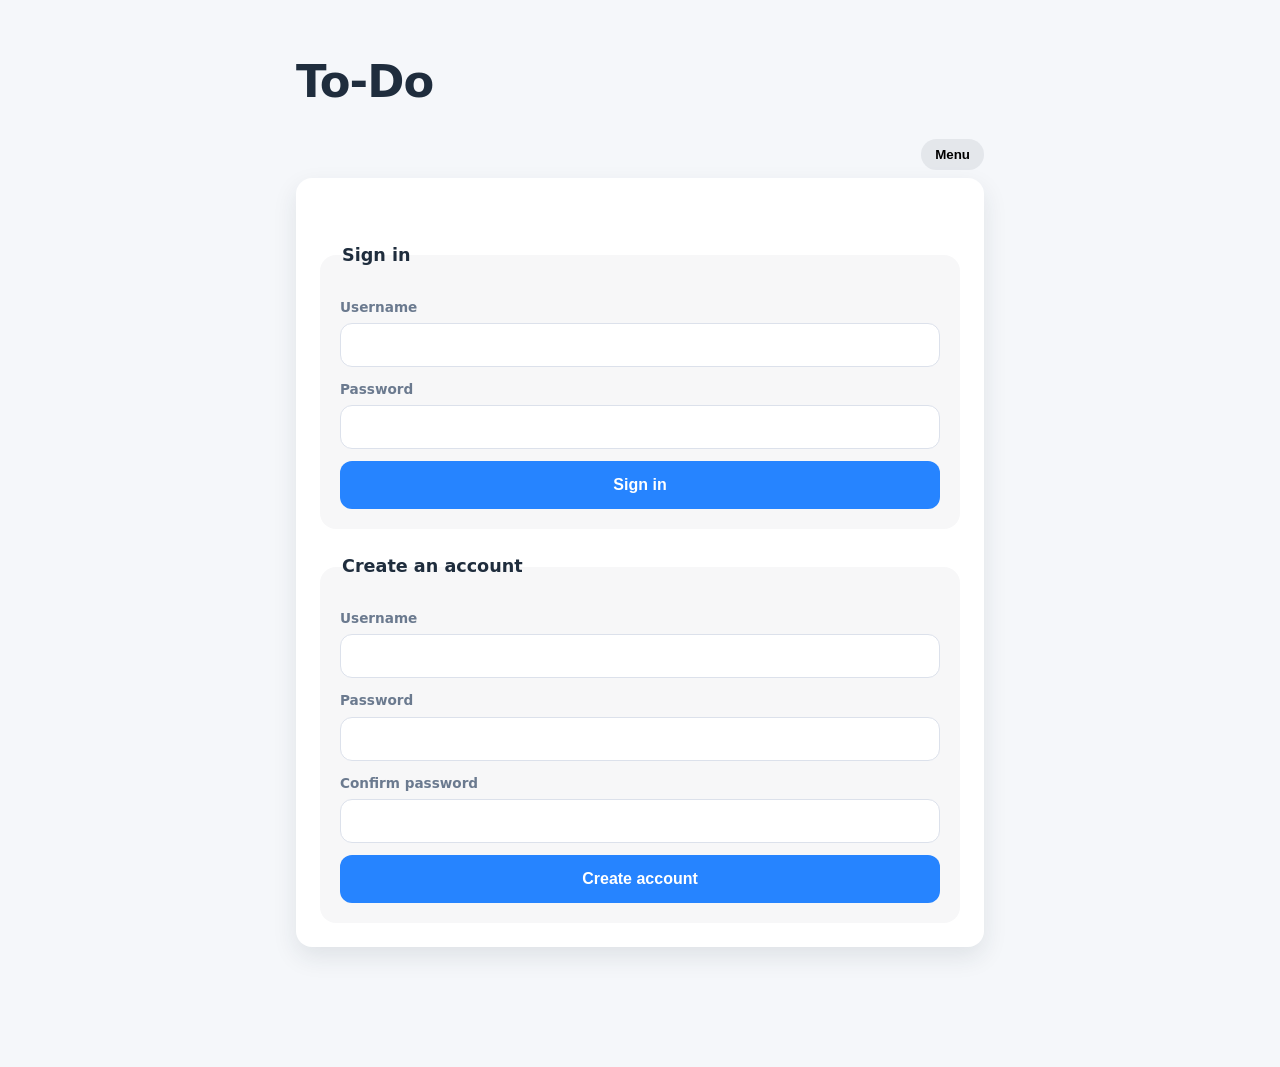
<file: index.html>
﻿<!-- Fichier principal HTML de l'application To‑Do.
     Des commentaires en français expliquent les sections pour débutants. -->
<!doctype html>
<html lang="en">
  <head>
    <meta charset="utf-8" />
    <meta name="viewport" content="width=device-width,initial-scale=1" />
    <title>To-Do</title>
    <link rel="stylesheet" href="styles.css" />
  </head>
  <body>
    <main class="container">
      <!-- Titre principal de l'application -->
      <h1>To-Do</h1>

      <!-- Menu en haut à droite (export CSV, connexion/déconnexion) -->
      <div class="top-actions">
        <div class="menu">
          <button id="menu-button" class="menu-button" aria-expanded="false" aria-haspopup="true">Menu</button>
          <div id="menu-popover" class="menu-popover" role="menu" hidden>
            <button id="menu-export" type="button" role="menuitem">Export CSV</button>
            <button id="menu-export-backup" type="button" role="menuitem">Export comptes+tâches</button>
            <button id="menu-import-backup" type="button" role="menuitem">Importer sauvegarde</button>
            <input id="menu-import-backup-file" class="visually-hidden-file" type="file" accept="application/json,.json,text/markdown,.md" />
            <div class="menu-readonly" role="none">
              <label for="menu-readonly-account">Travail en cours (lecture seule)</label>
              <select id="menu-readonly-account" aria-label="Travail en cours (lecture seule)">
                <option value="">Choisir un compte…</option>
              </select>
            </div>
            <button id="menu-auth" type="button" role="menuitem">Sign in</button>
          </div>
        </div>
      </div>

      <!-- Section d'authentification: Connexion et Création de compte -->
      <section id="auth-section" class="panel" aria-live="polite">
        <h2 class="sr-only">Authentication</h2>
        <p id="auth-message" class="auth-message" role="status"></p>

        <!-- Formulaire de connexion (login) -->
        <form id="login-form" class="auth-form" autocomplete="off">
          <fieldset>
            <legend>Sign in</legend>
            <div class="field-group">
              <label for="login-username">Username</label>
              <input id="login-username" name="username" type="text" minlength="3" required autocomplete="username" />
            </div>
            <div class="field-group">
              <label for="login-password">Password</label>
              <input id="login-password" name="password" type="password" minlength="6" required autocomplete="current-password" />
            </div>
            <div class="field-group submit-group">
              <button type="submit">Sign in</button>
            </div>
          </fieldset>
        </form>

        <!-- Formulaire de création de compte (register) -->
        <form id="register-form" class="auth-form" autocomplete="off">
          <fieldset>
            <legend>Create an account</legend>
            <div class="field-group">
              <label for="register-username">Username</label>
              <input id="register-username" name="username" type="text" minlength="3" required autocomplete="username" />
            </div>
            <div class="field-group">
              <label for="register-password">Password</label>
              <input id="register-password" name="password" type="password" minlength="6" required autocomplete="new-password" />
            </div>
            <div class="field-group">
              <label for="register-confirm">Confirm password</label>
              <input id="register-confirm" name="confirm" type="password" minlength="6" required autocomplete="new-password" />
            </div>
            <div class="field-group submit-group">
              <button type="submit">Create account</button>
            </div>
          </fieldset>
        </form>
      </section>

      <!-- Section principale visible après connexion -->
      <section id="app-section" class="panel" hidden>
        <header class="user-bar">
          <p class="user-status"><span id="current-mode-label">Signed in as</span> <span id="current-username"></span></p>
        </header>

        <!-- Agenda: naviguer par jour/semaine pour afficher/planifier -->
        <section id="agenda" class="agenda controls" aria-label="Agenda">
          <div class="agenda-toolbar">
            <button id="agenda-toggle" class="agenda-toggle" type="button" aria-expanded="true" aria-controls="agenda-body">Hide agenda</button>
          </div>
          <div id="agenda-body" class="agenda-body">
            <div class="agenda-nav">
              <button id="agenda-prev" type="button" aria-label="Previous day">Prev</button>
              <label class="sr-only" for="agenda-date">Agenda date</label>
              <input id="agenda-date" type="date" />
              <button id="agenda-today" type="button">Today</button>
              <button id="agenda-next" type="button" aria-label="Next day">Next</button>
            </div>
            <div class="agenda-scope">
              <label class="sr-only" for="agenda-scope">Agenda scope</label>
              <select id="agenda-scope" name="agenda-scope">
                <option value="all">All tasks</option>
                <option value="day">This day</option>
                <option value="week">This week</option>
              </select>
            </div>
          </div>
        </section>

        <!-- Formulaire pour ajouter une nouvelle tâche -->
        <form id="new-task-form" aria-label="Add task">
          <div class="field-group">
            <label for="new-title">Task title</label>
            <input id="new-title" name="title" type="text" placeholder="Add a task..." autocomplete="off" required />
          </div>
          <div class="field-group">
            <label for="new-due">Due date <span aria-hidden="true">(optional)</span></label>
            <input id="new-due" name="dueAt" type="date" />
          </div>
          <div class="field-group">
            <label for="new-priority">Priority <span aria-hidden="true">(optional)</span></label>
            <select id="new-priority" name="priority">
              <option value="">No priority</option>
              <option value="low">Low</option>
              <option value="med">Medium</option>
              <option value="high">High</option>
            </select>
          </div>
          <div class="field-group">
            <label for="new-color">Color <span aria-hidden="true">(optional)</span></label>
            <input id="new-color" name="color" type="color" value="#2684ff" />
          </div>
          <div class="field-group submit-group">
            <label class="sr-only" for="submit-task">Add task</label>
            <button id="submit-task" type="submit">Add</button>
          </div>
        </form>

        <!-- Filtres (toutes/actives/completées) et tri -->
        <section class="controls">
          <div class="filters" role="group" aria-label="Filters">
            <button type="button" data-filter="all" aria-pressed="true">All</button>
            <button type="button" data-filter="active" aria-pressed="false">Active</button>
            <button type="button" data-filter="completed" aria-pressed="false">Completed</button>
          </div>
          <label class="sr-only" for="sort">Sort tasks</label>
          <select id="sort" name="sort">
            <option value="created">Sort: Created</option>
            <option value="dueAt">Sort: Due</option>
            <option value="priority">Sort: Priority</option>
          </select>
        </section>

        <!-- Message affiché quand il n'y a aucune tâche -->
        <p id="empty" class="empty" role="status" aria-live="polite">No tasks yet. Add one above to get started.</p>
        <!-- Liste où les tâches sont rendues dynamiquement -->
        <ul id="list" aria-live="polite" data-test-id="task-list"></ul>
      </section>
    </main>

    <!-- Modèle d'élément tâche (utilisé en JS pour cloner) -->
    <template id="task-template">
      <li class="task" data-test-id="task-item">
        <div class="task-main">
          <input type="checkbox" class="task-toggle" data-test-id="task-toggle" />
          <label class="task-content">
            <span class="task-title" data-test-id="task-title"></span>
            <span class="task-meta" aria-hidden="true"></span>
          </label>
        </div>
        <div class="task-actions">
          <button type="button" class="task-edit" data-test-id="task-edit">Edit</button>
          <button type="button" class="task-delete" data-test-id="task-delete">Delete</button>
        </div>
      </li>
    </template>

    <!-- Script principal contenant la logique de l'application -->
    <script src="app.js" type="module"></script>
  </body>
</html>
</file>
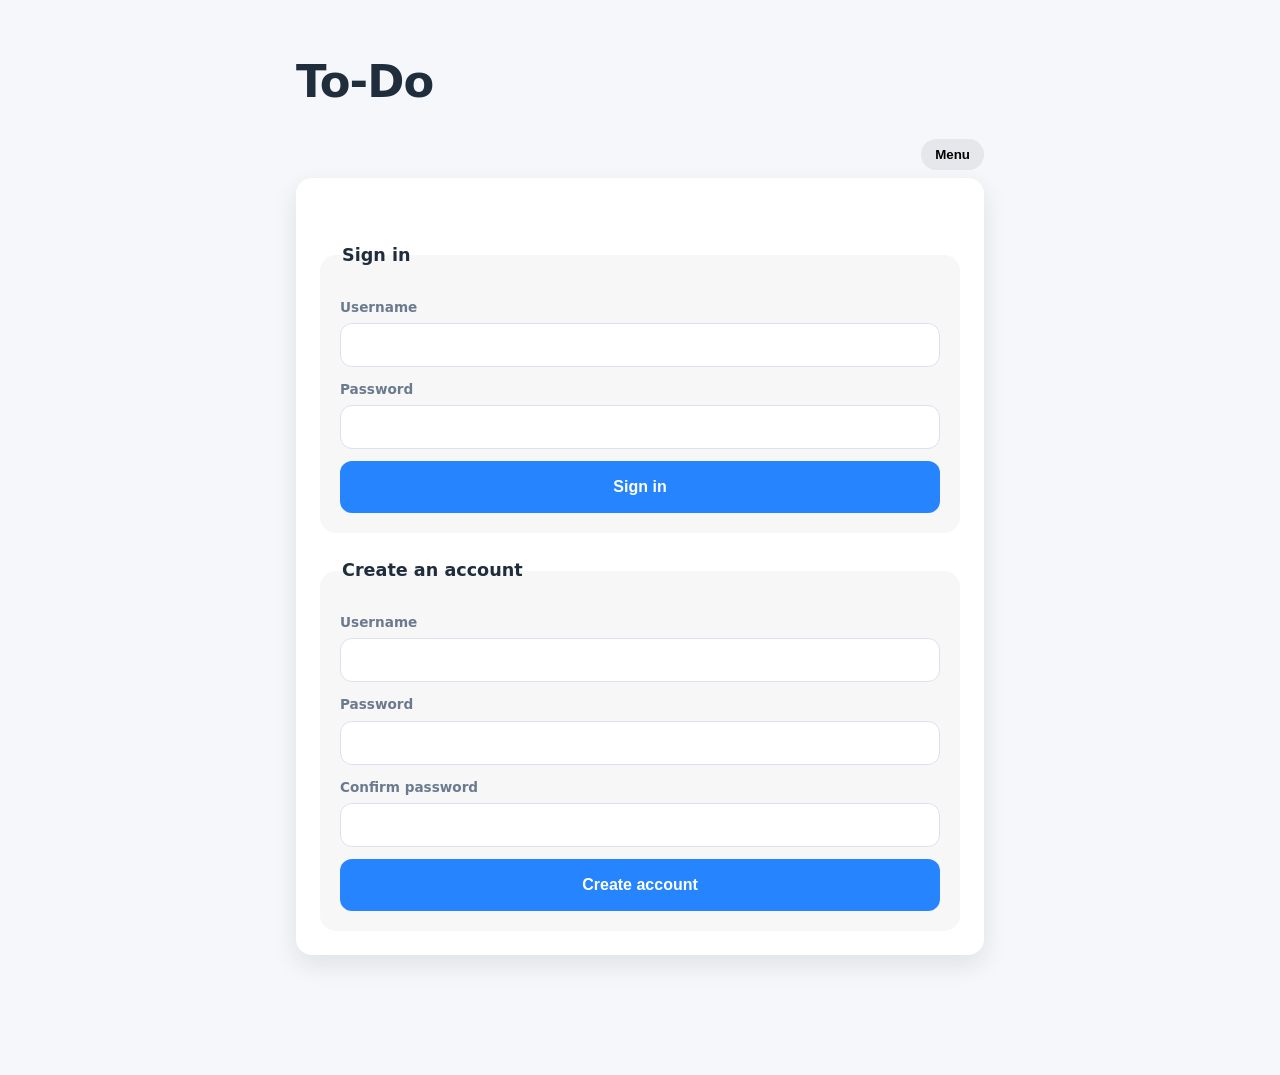
<file: old/20260319-190556/index.html>
﻿<!-- Fichier principal HTML de l'application To‑Do.
     Des commentaires en français expliquent les sections pour débutants. -->
<!doctype html>
<html lang="en">
  <head>
    <meta charset="utf-8" />
    <meta name="viewport" content="width=device-width,initial-scale=1" />
    <title>To-Do</title>
    <link rel="stylesheet" href="styles.css" />
  </head>
  <body>
    <main class="container">
      <!-- Titre principal de l'application -->
      <h1>To-Do</h1>

      <!-- Menu en haut à droite (export CSV, connexion/déconnexion) -->
      <div class="top-actions">
        <div class="menu">
          <button id="menu-button" class="menu-button" aria-expanded="false" aria-haspopup="true">Menu</button>
          <div id="menu-popover" class="menu-popover" role="menu" hidden>
            <button id="menu-export" type="button" role="menuitem">Export CSV</button>
            <button id="menu-auth" type="button" role="menuitem">Sign in</button>
          </div>
        </div>
      </div>

      <!-- Section d'authentification: Connexion et Création de compte -->
      <section id="auth-section" class="panel" aria-live="polite">
        <h2 class="sr-only">Authentication</h2>
        <p id="auth-message" class="auth-message" role="status"></p>

        <!-- Formulaire de connexion (login) -->
        <form id="login-form" class="auth-form" autocomplete="off">
          <fieldset>
            <legend>Sign in</legend>
            <div class="field-group">
              <label for="login-username">Username</label>
              <input id="login-username" name="username" type="text" minlength="3" required autocomplete="username" />
            </div>
            <div class="field-group">
              <label for="login-password">Password</label>
              <input id="login-password" name="password" type="password" minlength="6" required autocomplete="current-password" />
            </div>
            <div class="field-group submit-group">
              <button type="submit">Sign in</button>
            </div>
          </fieldset>
        </form>

        <!-- Formulaire de création de compte (register) -->
        <form id="register-form" class="auth-form" autocomplete="off">
          <fieldset>
            <legend>Create an account</legend>
            <div class="field-group">
              <label for="register-username">Username</label>
              <input id="register-username" name="username" type="text" minlength="3" required autocomplete="username" />
            </div>
            <div class="field-group">
              <label for="register-password">Password</label>
              <input id="register-password" name="password" type="password" minlength="6" required autocomplete="new-password" />
            </div>
            <div class="field-group">
              <label for="register-confirm">Confirm password</label>
              <input id="register-confirm" name="confirm" type="password" minlength="6" required autocomplete="new-password" />
            </div>
            <div class="field-group submit-group">
              <button type="submit">Create account</button>
            </div>
          </fieldset>
        </form>
      </section>

      <!-- Section principale visible après connexion -->
      <section id="app-section" class="panel" hidden>
        <header class="user-bar">
          <p class="user-status">Signed in as <span id="current-username"></span></p>
        </header>

        <!-- Agenda: naviguer par jour/semaine pour afficher/planifier -->
        <section id="agenda" class="agenda controls" aria-label="Agenda">
          <div class="agenda-toolbar">
            <button id="agenda-toggle" class="agenda-toggle" type="button" aria-expanded="true" aria-controls="agenda-body">Hide agenda</button>
          </div>
          <div id="agenda-body" class="agenda-body">
            <div class="agenda-nav">
              <button id="agenda-prev" type="button" aria-label="Previous day">Prev</button>
              <label class="sr-only" for="agenda-date">Agenda date</label>
              <input id="agenda-date" type="date" />
              <button id="agenda-today" type="button">Today</button>
              <button id="agenda-next" type="button" aria-label="Next day">Next</button>
            </div>
            <div class="agenda-scope">
              <label class="sr-only" for="agenda-scope">Agenda scope</label>
              <select id="agenda-scope" name="agenda-scope">
                <option value="all">All tasks</option>
                <option value="day">This day</option>
                <option value="week">This week</option>
              </select>
            </div>
          </div>
        </section>

        <!-- Formulaire pour ajouter une nouvelle tâche -->
        <form id="new-task-form" aria-label="Add task">
          <div class="field-group">
            <label for="new-title">Task title</label>
            <input id="new-title" name="title" type="text" placeholder="Add a task..." autocomplete="off" required />
          </div>
          <div class="field-group">
            <label for="new-due">Due date <span aria-hidden="true">(optional)</span></label>
            <input id="new-due" name="dueAt" type="date" />
          </div>
          <div class="field-group">
            <label for="new-priority">Priority <span aria-hidden="true">(optional)</span></label>
            <select id="new-priority" name="priority">
              <option value="">No priority</option>
              <option value="low">Low</option>
              <option value="med">Medium</option>
              <option value="high">High</option>
            </select>
          </div>
          <div class="field-group submit-group">
            <label class="sr-only" for="submit-task">Add task</label>
            <button id="submit-task" type="submit">Add</button>
          </div>
        </form>

        <!-- Filtres (toutes/actives/completées) et tri -->
        <section class="controls">
          <div class="filters" role="group" aria-label="Filters">
            <button type="button" data-filter="all" aria-pressed="true">All</button>
            <button type="button" data-filter="active" aria-pressed="false">Active</button>
            <button type="button" data-filter="completed" aria-pressed="false">Completed</button>
          </div>
          <label class="sr-only" for="sort">Sort tasks</label>
          <select id="sort" name="sort">
            <option value="created">Sort: Created</option>
            <option value="dueAt">Sort: Due</option>
            <option value="priority">Sort: Priority</option>
          </select>
        </section>

        <!-- Message affiché quand il n'y a aucune tâche -->
        <p id="empty" class="empty" role="status" aria-live="polite">No tasks yet. Add one above to get started.</p>
        <!-- Liste où les tâches sont rendues dynamiquement -->
        <ul id="list" aria-live="polite" data-test-id="task-list"></ul>
      </section>
    </main>

    <!-- Modèle d'élément tâche (utilisé en JS pour cloner) -->
    <template id="task-template">
      <li class="task" data-test-id="task-item">
        <div class="task-main">
          <input type="checkbox" class="task-toggle" data-test-id="task-toggle" />
          <label class="task-content">
            <span class="task-title" data-test-id="task-title"></span>
            <span class="task-meta" aria-hidden="true"></span>
          </label>
        </div>
        <div class="task-actions">
          <button type="button" class="task-edit" data-test-id="task-edit">Edit</button>
          <button type="button" class="task-delete" data-test-id="task-delete">Delete</button>
        </div>
      </li>
    </template>

    <!-- Script principal contenant la logique de l'application -->
    <script src="app.js" type="module"></script>
  </body>
</html>
</file>
<file: styles.css>
﻿/* Feuille de styles principale de l'application To‑Do (commentaires en français). */
:root {
  --gap: 12px;
  --fg: #1f2d3d;
  --bg: #f5f7fa;
  --card: #ffffff;
  --muted: #6b7a8f;
  --ring: #2684ff;
  --danger: #d1434b;
  --success: #2d9d78;
  --border: #dce1eb;
  --shadow: 0 10px 25px rgba(31, 45, 61, 0.1);
}

* {
  box-sizing: border-box;
}

body {
  margin: 0;
  min-height: 100vh;
  font-family: "Segoe UI", system-ui, -apple-system, sans-serif;
  line-height: 1.5;
  color: var(--fg);
  background: var(--bg);
}

/* Conteneur central de la page */
.container {
  max-width: 720px;
  margin: 48px auto;
  padding: 0 16px 48px;
}
/* Barre d'actions en haut à droite (menu) */
.top-actions {
  display: flex;
  justify-content: flex-end;
  margin-bottom: 8px;
}
.menu { position: relative; }
/* Bouton qui ouvre/ferme le menu */
.menu-button {
  border: none;
  border-radius: 999px;
  padding: 8px 14px;
  font-weight: 600;
  background: rgba(31, 45, 61, 0.08);
  cursor: pointer;
}
.menu-button:focus-visible {
  outline: 2px solid var(--ring);
  outline-offset: 2px;
}
/* Contenu du menu (liste d'actions) */
.menu-popover {
  position: absolute;
  right: 0;
  margin-top: 6px;
  background: var(--card);
  border: 1px solid var(--border);
  border-radius: 12px;
  box-shadow: var(--shadow);
  padding: 8px;
  min-width: 180px;
  z-index: 10;
}
.menu-popover button {
  width: 100%;
  text-align: left;
  border: none;
  background: transparent;
  padding: 10px 12px;
  border-radius: 8px;
  font-weight: 600;
  cursor: pointer;
}
.menu-popover button:hover {
  background: rgba(31, 45, 61, 0.06);
}
.menu-popover button:disabled {
  opacity: 0.5;
  cursor: default;
}
.menu-readonly {
  display: grid;
  gap: 6px;
  padding: 8px 12px;
}
.menu-readonly label {
  font-size: 0.8rem;
  color: var(--muted);
  font-weight: 600;
}
.menu-readonly select {
  width: 100%;
}
.visually-hidden-file {
  position: fixed;
  left: -9999px;
  top: auto;
  width: 1px;
  height: 1px;
  opacity: 0;
  pointer-events: none;
}
/* Contrôles de navigation de l'agenda */
.agenda-nav {
  display: inline-flex;
  gap: 8px;
  align-items: center;
}
/* Cartes/panneaux avec fond blanc et ombre légère */
.panel {
  background: var(--card);
  border-radius: 16px;
  box-shadow: var(--shadow);
  padding: 24px;
  margin-bottom: 24px;
}

/* Styles de base des formulaires d'authentification */
.auth-form {
  margin: 0;
}

.auth-form + .auth-form {
  margin-top: 24px;
}

.auth-form fieldset {
  border: none;
  margin: 0;
  padding: 0;
  display: grid;
  gap: var(--gap);
}

.auth-form legend {
  font-size: 1.1rem;
  font-weight: 600;
  margin-bottom: 4px;
}

.auth-message {
  min-height: 1.5em;
  margin: 0 0 16px;
  color: var(--muted);
}

.auth-message.error {
  color: var(--danger);
}

/* Barre qui affiche l'utilisateur connecté */
.user-bar {
  display: flex;
  flex-wrap: wrap;
  align-items: center;
  justify-content: space-between;
  gap: 12px;
  margin-bottom: 16px;
}

.user-bar button {
  border: none;
  border-radius: 999px;
  padding: 8px 16px;
  background: rgba(31, 45, 61, 0.08);
  font-weight: 600;
  cursor: pointer;
}

.user-bar button:hover {
  background: rgba(31, 45, 61, 0.16);
}

.user-bar button:focus-visible {
  outline: 2px solid var(--ring);
  outline-offset: 2px;
}

.user-status {
  margin: 0;
  font-weight: 600;
}

#auth-section .submit-group {
  align-self: stretch;
}

#auth-section .submit-group button {
  display: inline-flex;
  align-items: center;
  justify-content: center;
  width: 100%;
  height: 48px;
  border: none;
  border-radius: 12px;
  font-size: 1rem;
  font-weight: 600;
  color: #fff;
  background: var(--ring);
  cursor: pointer;
}



/* Encadré visuel pour les formulaires d'authentification */
#auth-section fieldset {
  background: rgba(31, 45, 61, 0.035);
  border-radius: 16px;
  padding: 20px;
}

#auth-section legend {
  margin-bottom: 8px;
}
h1 {
  margin-bottom: 24px;
  font-size: clamp(2rem, 4vw, 2.8rem);
  font-weight: 700;
  letter-spacing: -0.02em;
}

/* Grille du formulaire d'ajout de tâche */
#new-task-form {
  display: grid;
  gap: var(--gap);
  grid-template-columns: minmax(0, 1.6fr) repeat(3, minmax(0, 1fr)) auto;
  align-items: end;
  padding: 0;
  margin-bottom: 24px;
}

.field-group {
  display: flex;
  flex-direction: column;
  gap: 6px;
}

.field-group label {
  font-size: 0.85rem;
  font-weight: 600;
  color: var(--muted);
}

.field-group span[aria-hidden="true"] {
  font-weight: 400;
  color: var(--border);
}

.field-group input,
.field-group select {
  padding: 12px 14px;
  border: 1px solid var(--border);
  border-radius: 12px;
  font-size: 1rem;
  color: var(--fg);
  background: var(--card);
}

.field-group input[type="color"] {
  min-height: 48px;
  padding: 4px;
  cursor: pointer;
}

.field-group input:focus,
.field-group select:focus {
  outline: 2px solid transparent;
  box-shadow: 0 0 0 3px rgba(38, 132, 255, 0.35);
  border-color: var(--ring);
}

.submit-group {
  align-self: stretch;
  display: flex;
  align-items: stretch;
}

.submit-group button {
  display: inline-flex;
  align-items: center;
  justify-content: center;
  width: 44px;
  height: 44px;
  padding: 0;
  border: none;
  border-radius: 12px;
  font-size: 0.95rem;
  font-weight: 600;
  color: #fff;
  background: var(--ring);
  cursor: pointer;
  transition: transform 0.15s ease, box-shadow 0.15s ease;
}


.submit-group button:hover {
  transform: translateY(-1px);
  box-shadow: 0 8px 16px rgba(38, 132, 255, 0.25);
}

.submit-group button:focus-visible {
  outline: 2px solid #fff;
  outline-offset: 2px;
}

.controls {
  display: flex;
  flex-wrap: wrap;
  align-items: center;
  gap: var(--gap);
  margin: 24px 0;
}

.filters {
  display: inline-flex;
  padding: 4px;
  border-radius: 999px;
  background: rgba(38, 132, 255, 0.12);
}

.filters button {
  border: none;
  background: transparent;
  padding: 8px 16px;
  border-radius: 999px;
  font-weight: 600;
  color: var(--muted);
  cursor: pointer;
}

.filters button[aria-pressed="true"] {
  background: #fff;
  color: var(--ring);
  box-shadow: 0 2px 6px rgba(38, 132, 255, 0.2);
}

.filters button:focus-visible {
  outline: 2px solid var(--ring);
  outline-offset: 2px;
}

#sort {
  padding: 10px 14px;
  border-radius: 12px;
  border: 1px solid var(--border);
  font-size: 1rem;
  background: var(--card);
  color: var(--fg);
}

.empty {
  margin: 0 0 12px;
  padding: 20px;
  border-radius: 16px;
  background: rgba(31, 45, 61, 0.05);
  color: var(--muted);
  text-align: center;
  font-weight: 500;
}

#list {
  list-style: none;
  margin: 0;
  padding: 0;
  display: grid;
  gap: 12px;
}

.task {
  display: grid;
  gap: 12px;
  grid-template-columns: 1fr auto;
  align-items: center;
  padding: 16px;
  background: var(--card);
  border-radius: 14px;
  border-left: 8px solid transparent;
  box-shadow: var(--shadow);
  transition: transform 0.15s ease, box-shadow 0.15s ease;
}

.task.has-custom-color {
  border-left-color: var(--task-accent);
  background:
    linear-gradient(90deg, color-mix(in srgb, var(--task-accent) 30%, #ffffff) 0%, var(--task-bg, var(--card)) 65%),
    var(--task-bg, var(--card));
  box-shadow: 0 10px 25px color-mix(in srgb, var(--task-accent) 22%, rgba(31, 45, 61, 0.08));
}

.task:hover {
  transform: translateY(-2px);
  box-shadow: 0 12px 24px rgba(31, 45, 61, 0.15);
}

.task.completed .task-title {
  text-decoration: line-through;
  color: var(--muted);
}

.task.completed .task-meta {
  color: var(--muted);
}

.task-main {
  display: flex;
  align-items: flex-start;
  gap: 12px;
}

.task-toggle {
  width: 22px;
  height: 22px;
  margin-top: 4px;
}

.task-content {
  display: flex;
  flex-direction: column;
  gap: 4px;
  cursor: pointer;
}

.task-title {
  font-size: 1rem;
  font-weight: 600;
  word-break: break-word;
}

.task-meta {
  font-size: 0.85rem;
  color: var(--muted);
}

.task-actions {
  display: flex;
  gap: 8px;
}

.task-actions button {
  border: none;
  border-radius: 10px;
  padding: 8px 12px;
  font-size: 0.9rem;
  font-weight: 600;
  cursor: pointer;
  background: rgba(31, 45, 61, 0.08);
  color: var(--fg);
}

.task-actions button:focus-visible {
  outline: 2px solid var(--ring);
  outline-offset: 2px;
}

.task-actions .task-delete {
  color: var(--danger);
  background: rgba(209, 67, 75, 0.12);
}

.inline-edit {
  display: flex;
  gap: 8px;
  width: 100%;
}

.inline-edit input[type="text"] {
  flex: 1;
  padding: 8px 10px;
  border-radius: 10px;
  border: 1px solid var(--border);
  font-size: 1rem;
}

.inline-edit input[type="color"] {
  width: 44px;
  height: 40px;
  border: 1px solid var(--border);
  border-radius: 10px;
  padding: 2px;
  background: var(--card);
  cursor: pointer;
}

.inline-edit input[type="text"]:focus {
  outline: 2px solid transparent;
  box-shadow: 0 0 0 3px rgba(38, 132, 255, 0.35);
  border-color: var(--ring);
}

.inline-edit button {
  border: none;
  padding: 8px 12px;
  border-radius: 10px;
  font-weight: 600;
  cursor: pointer;
}

.inline-edit .save {
  background: var(--success);
  color: #fff;
}

.inline-edit .cancel {
  background: rgba(31, 45, 61, 0.12);
  color: var(--muted);
}

.sr-only {
  position: absolute;
  width: 1px;
  height: 1px;
  padding: 0;
  margin: -1px;
  overflow: hidden;
  clip: rect(0, 0, 0, 0);
  white-space: nowrap;
  border: 0;
}

@media (max-width: 900px) {
  #new-task-form {
    grid-template-columns: minmax(0, 1fr) minmax(0, 1fr);
  }

  .submit-group {
    grid-column: 1 / -1;
  }

  .task {
    grid-template-columns: 1fr;
  }

  .task-actions {
    justify-content: flex-end;
  }
}



/* Section agenda avec possibilite de reduction */
#agenda {
  display: flex;
  flex-direction: column;
  gap: 8px;
  margin-bottom: 16px;
}

.agenda-toolbar {
  display: flex;
  justify-content: flex-end;
}

.agenda-toggle {
  border: none;
  border-radius: 999px;
  padding: 8px 14px;
  font-weight: 600;
  background: rgba(31, 45, 61, 0.08);
  cursor: pointer;
}

.agenda-toggle:hover {
  background: rgba(31, 45, 61, 0.16);
}

.agenda-toggle:focus-visible {
  outline: 2px solid var(--ring);
  outline-offset: 2px;
}

.agenda-body {
  display: flex;
  flex-wrap: wrap;
  gap: var(--gap);
  align-items: center;
}

.agenda-scope {
  display: inline-flex;
  align-items: center;
}

#agenda.collapsed .agenda-body {
  display: none;
}






@media (max-width: 600px) {
  #new-task-form {
    grid-template-columns: 1fr;
  }

  .submit-group button {
    width: 44px;
    height: 44px;
  }
}
</file>
<file: old/20260319-190556/styles.css>
﻿/* Feuille de styles principale de l'application To‑Do (commentaires en français). */
:root {
  --gap: 12px;
  --fg: #1f2d3d;
  --bg: #f5f7fa;
  --card: #ffffff;
  --muted: #6b7a8f;
  --ring: #2684ff;
  --danger: #d1434b;
  --success: #2d9d78;
  --border: #dce1eb;
  --shadow: 0 10px 25px rgba(31, 45, 61, 0.1);
}

* {
  box-sizing: border-box;
}

body {
  margin: 0;
  min-height: 100vh;
  font-family: "Segoe UI", system-ui, -apple-system, sans-serif;
  line-height: 1.5;
  color: var(--fg);
  background: var(--bg);
}

/* Conteneur central de la page */
.container {
  max-width: 720px;
  margin: 48px auto;
  padding: 0 16px 48px;
}
/* Barre d'actions en haut à droite (menu) */
.top-actions {
  display: flex;
  justify-content: flex-end;
  margin-bottom: 8px;
}
.menu { position: relative; }
/* Bouton qui ouvre/ferme le menu */
.menu-button {
  border: none;
  border-radius: 999px;
  padding: 8px 14px;
  font-weight: 600;
  background: rgba(31, 45, 61, 0.08);
  cursor: pointer;
}
.menu-button:focus-visible {
  outline: 2px solid var(--ring);
  outline-offset: 2px;
}
/* Contenu du menu (liste d'actions) */
.menu-popover {
  position: absolute;
  right: 0;
  margin-top: 6px;
  background: var(--card);
  border: 1px solid var(--border);
  border-radius: 12px;
  box-shadow: var(--shadow);
  padding: 8px;
  min-width: 180px;
  z-index: 10;
}
.menu-popover button {
  width: 100%;
  text-align: left;
  border: none;
  background: transparent;
  padding: 10px 12px;
  border-radius: 8px;
  font-weight: 600;
  cursor: pointer;
}
.menu-popover button:hover {
  background: rgba(31, 45, 61, 0.06);
}
.menu-popover button:disabled {
  opacity: 0.5;
  cursor: default;
}
/* Contrôles de navigation de l'agenda */
.agenda-nav {
  display: inline-flex;
  gap: 8px;
  align-items: center;
}
/* Cartes/panneaux avec fond blanc et ombre légère */
.panel {
  background: var(--card);
  border-radius: 16px;
  box-shadow: var(--shadow);
  padding: 24px;
  margin-bottom: 24px;
}

/* Styles de base des formulaires d'authentification */
.auth-form {
  margin: 0;
}

.auth-form + .auth-form {
  margin-top: 24px;
}

.auth-form fieldset {
  border: none;
  margin: 0;
  padding: 0;
  display: grid;
  gap: var(--gap);
}

.auth-form legend {
  font-size: 1.1rem;
  font-weight: 600;
  margin-bottom: 4px;
}

.auth-message {
  min-height: 1.5em;
  margin: 0 0 16px;
  color: var(--muted);
}

.auth-message.error {
  color: var(--danger);
}

/* Barre qui affiche l'utilisateur connecté */
.user-bar {
  display: flex;
  flex-wrap: wrap;
  align-items: center;
  justify-content: space-between;
  gap: 12px;
  margin-bottom: 16px;
}

.user-bar button {
  border: none;
  border-radius: 999px;
  padding: 8px 16px;
  background: rgba(31, 45, 61, 0.08);
  font-weight: 600;
  cursor: pointer;
}

.user-bar button:hover {
  background: rgba(31, 45, 61, 0.16);
}

.user-bar button:focus-visible {
  outline: 2px solid var(--ring);
  outline-offset: 2px;
}

.user-status {
  margin: 0;
  font-weight: 600;
}

#auth-section .submit-group {
  align-self: stretch;
}

#auth-section .submit-group button {
  display: inline-flex;
  align-items: center;
  justify-content: center;
  width: 100%;
  height: 48px;
  border: none;
  border-radius: 12px;
  font-size: 1rem;
  font-weight: 600;
  color: #fff;
  background: var(--ring);
  cursor: pointer;
}



/* Encadré visuel pour les formulaires d'authentification */
#auth-section fieldset {
  background: rgba(31, 45, 61, 0.035);
  border-radius: 16px;
  padding: 20px;
}

#auth-section legend {
  margin-bottom: 8px;
}
h1 {
  margin-bottom: 24px;
  font-size: clamp(2rem, 4vw, 2.8rem);
  font-weight: 700;
  letter-spacing: -0.02em;
}

/* Grille du formulaire d'ajout de tâche */
#new-task-form {
  display: grid;
  gap: var(--gap);
  grid-template-columns: minmax(0, 1.6fr) repeat(2, minmax(0, 1fr)) auto;
  align-items: end;
  padding: 0;
  margin-bottom: 24px;
}

.field-group {
  display: flex;
  flex-direction: column;
  gap: 6px;
}

.field-group label {
  font-size: 0.85rem;
  font-weight: 600;
  color: var(--muted);
}

.field-group span[aria-hidden="true"] {
  font-weight: 400;
  color: var(--border);
}

.field-group input,
.field-group select {
  padding: 12px 14px;
  border: 1px solid var(--border);
  border-radius: 12px;
  font-size: 1rem;
  color: var(--fg);
  background: var(--card);
}

.field-group input:focus,
.field-group select:focus {
  outline: 2px solid transparent;
  box-shadow: 0 0 0 3px rgba(38, 132, 255, 0.35);
  border-color: var(--ring);
}

.submit-group {
  align-self: stretch;
  display: flex;
  align-items: stretch;
}

.submit-group button {
  display: inline-flex;
  align-items: center;
  justify-content: center;
  height: 100%;
  aspect-ratio: 1 / 1;
  min-height: 52px;
  padding: 0;
  border: none;
  border-radius: 16px;
  font-size: 1rem;
  font-weight: 600;
  color: #fff;
  background: var(--ring);
  cursor: pointer;
  transition: transform 0.15s ease, box-shadow 0.15s ease;
}
}


.submit-group button:hover {
  transform: translateY(-1px);
  box-shadow: 0 8px 16px rgba(38, 132, 255, 0.25);
}

.submit-group button:focus-visible {
  outline: 2px solid #fff;
  outline-offset: 2px;
}

.controls {
  display: flex;
  flex-wrap: wrap;
  align-items: center;
  gap: var(--gap);
  margin: 24px 0;
}

.filters {
  display: inline-flex;
  padding: 4px;
  border-radius: 999px;
  background: rgba(38, 132, 255, 0.12);
}

.filters button {
  border: none;
  background: transparent;
  padding: 8px 16px;
  border-radius: 999px;
  font-weight: 600;
  color: var(--muted);
  cursor: pointer;
}

.filters button[aria-pressed="true"] {
  background: #fff;
  color: var(--ring);
  box-shadow: 0 2px 6px rgba(38, 132, 255, 0.2);
}

.filters button:focus-visible {
  outline: 2px solid var(--ring);
  outline-offset: 2px;
}

#sort {
  padding: 10px 14px;
  border-radius: 12px;
  border: 1px solid var(--border);
  font-size: 1rem;
  background: var(--card);
  color: var(--fg);
}

.empty {
  margin: 0 0 12px;
  padding: 20px;
  border-radius: 16px;
  background: rgba(31, 45, 61, 0.05);
  color: var(--muted);
  text-align: center;
  font-weight: 500;
}

#list {
  list-style: none;
  margin: 0;
  padding: 0;
  display: grid;
  gap: 12px;
}

.task {
  display: grid;
  gap: 12px;
  grid-template-columns: 1fr auto;
  align-items: center;
  padding: 16px;
  background: var(--card);
  border-radius: 14px;
  box-shadow: var(--shadow);
  transition: transform 0.15s ease, box-shadow 0.15s ease;
}

.task:hover {
  transform: translateY(-2px);
  box-shadow: 0 12px 24px rgba(31, 45, 61, 0.15);
}

.task.completed .task-title {
  text-decoration: line-through;
  color: var(--muted);
}

.task.completed .task-meta {
  color: var(--muted);
}

.task-main {
  display: flex;
  align-items: flex-start;
  gap: 12px;
}

.task-toggle {
  width: 22px;
  height: 22px;
  margin-top: 4px;
}

.task-content {
  display: flex;
  flex-direction: column;
  gap: 4px;
  cursor: pointer;
}

.task-title {
  font-size: 1rem;
  font-weight: 600;
  word-break: break-word;
}

.task-meta {
  font-size: 0.85rem;
  color: var(--muted);
}

.task-actions {
  display: flex;
  gap: 8px;
}

.task-actions button {
  border: none;
  border-radius: 10px;
  padding: 8px 12px;
  font-size: 0.9rem;
  font-weight: 600;
  cursor: pointer;
  background: rgba(31, 45, 61, 0.08);
  color: var(--fg);
}

.task-actions button:focus-visible {
  outline: 2px solid var(--ring);
  outline-offset: 2px;
}

.task-actions .task-delete {
  color: var(--danger);
  background: rgba(209, 67, 75, 0.12);
}

.inline-edit {
  display: flex;
  gap: 8px;
  width: 100%;
}

.inline-edit input[type="text"] {
  flex: 1;
  padding: 8px 10px;
  border-radius: 10px;
  border: 1px solid var(--border);
  font-size: 1rem;
}

.inline-edit input[type="text"]:focus {
  outline: 2px solid transparent;
  box-shadow: 0 0 0 3px rgba(38, 132, 255, 0.35);
  border-color: var(--ring);
}

.inline-edit button {
  border: none;
  padding: 8px 12px;
  border-radius: 10px;
  font-weight: 600;
  cursor: pointer;
}

.inline-edit .save {
  background: var(--success);
  color: #fff;
}

.inline-edit .cancel {
  background: rgba(31, 45, 61, 0.12);
  color: var(--muted);
}

.sr-only {
  position: absolute;
  width: 1px;
  height: 1px;
  padding: 0;
  margin: -1px;
  overflow: hidden;
  clip: rect(0, 0, 0, 0);
  white-space: nowrap;
  border: 0;
}

@media (max-width: 900px) {
  #new-task-form {
    grid-template-columns: minmax(0, 1fr) minmax(0, 1fr);
  }

  .submit-group {
    grid-column: 1 / -1;
  }
}


    align-self: end;
    width: 52px;\n  height: 52px;
    padding: 0;
    border: none;
    border-radius: 12px;
    font-size: 1rem;
    font-weight: 600;
    color: #fff;
    background: var(--ring);
    cursor: pointer;
    transition: transform 0.15s ease, box-shadow 0.15s ease;
  }
}


  .task {
    grid-template-columns: 1fr;
  }

  .task-actions {
    justify-content: flex-end;
  }
}














/* Section agenda avec possibilite de reduction */
#agenda {
  display: flex;
  flex-direction: column;
  gap: 8px;
  margin-bottom: 16px;
}

.agenda-toolbar {
  display: flex;
  justify-content: flex-end;
}

.agenda-toggle {
  border: none;
  border-radius: 999px;
  padding: 8px 14px;
  font-weight: 600;
  background: rgba(31, 45, 61, 0.08);
  cursor: pointer;
}

.agenda-toggle:hover {
  background: rgba(31, 45, 61, 0.16);
}

.agenda-toggle:focus-visible {
  outline: 2px solid var(--ring);
  outline-offset: 2px;
}

.agenda-body {
  display: flex;
  flex-wrap: wrap;
  gap: var(--gap);
  align-items: center;
}

.agenda-scope {
  display: inline-flex;
  align-items: center;
}

#agenda.collapsed .agenda-body {
  display: none;
}






@media (max-width: 600px) {
  #new-task-form {
    grid-template-columns: 1fr;
  }

  .submit-group button {
    width: 52px;
    height: 52px;
  }
}
</file>
